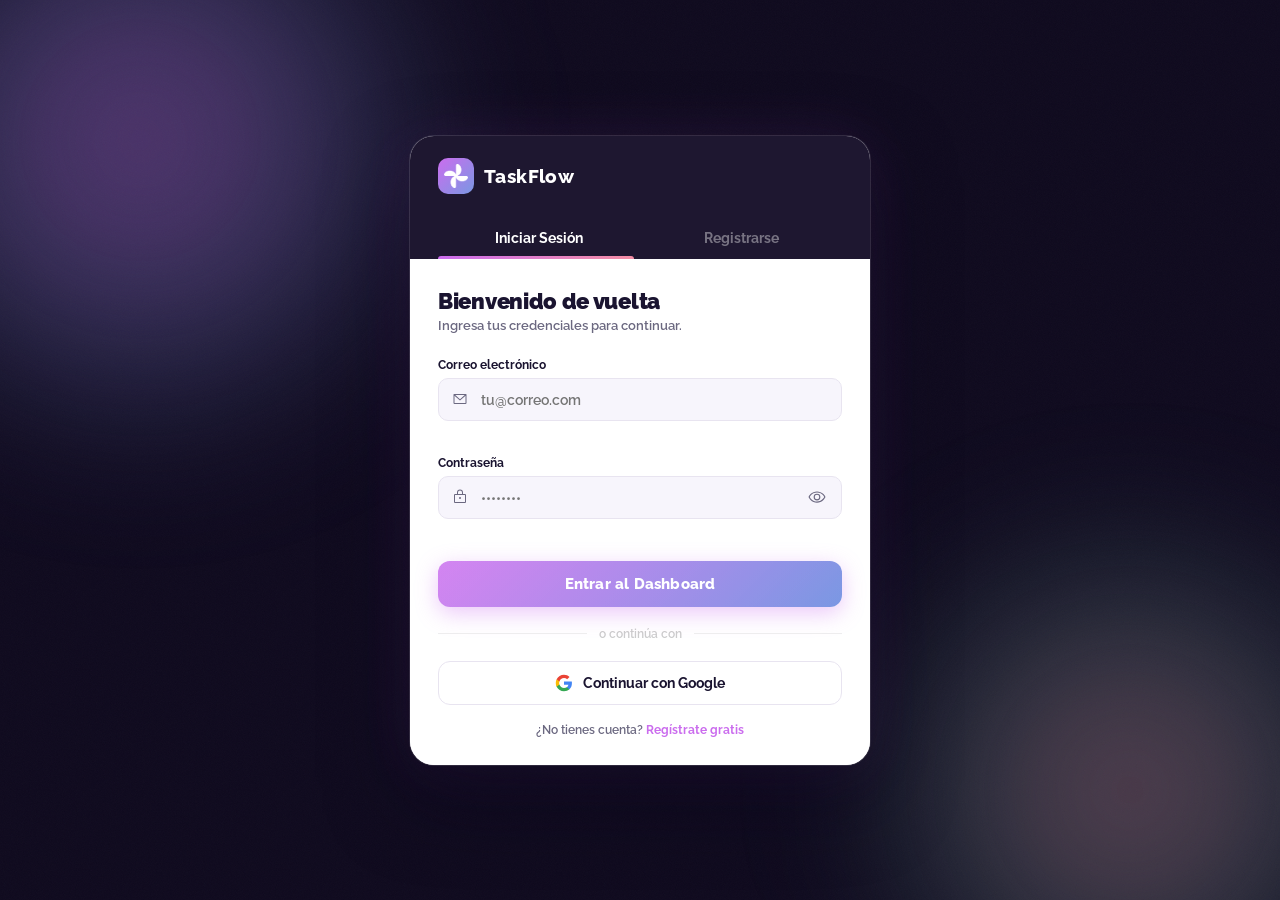
<file: index.html>
<!DOCTYPE html>
<html lang="es">

<head>
  <meta charset="UTF-8" />
  <meta name="viewport" content="width=device-width, initial-scale=1.0" />
  <title>TaskFlow</title>
  <link rel="preconnect" href="https://fonts.googleapis.com" />
  <link rel="preconnect" href="https://fonts.gstatic.com" crossorigin />
  <link href="https://fonts.googleapis.com/css2?family=Raleway:wght@300;400;500;600;700;800&display=swap"
    rel="stylesheet" />
  <link rel="stylesheet" href="https://cdnjs.cloudflare.com/ajax/libs/font-awesome/6.5.0/css/all.min.css" />
  <link rel="stylesheet" href="styles.css" />
</head>

<body>

  <!-- SIDEBAR -->
  <aside class="sidebar" id="sidebar">
    <div class="sidebar-logo">
      <div class="logo-icon">
        <img src="img/Vector_Logo_Blanco.png" alt="TaskFlow Logo" class="logo-image" style="width:24px;height:24px;" />
      </div>
      <span class="logo-text">TaskFlow</span>
    </div>

    <nav class="sidebar-nav">
      <a href="#" class="nav-item active" data-view="board" title="Inicio">
        <div class="nav-icon">
          <svg xmlns="http://www.w3.org/2000/svg" viewBox="0 0 256 256" width="24" height="24">
            <path
              d="M219.31,108.68l-80-80a16,16,0,0,0-22.62,0l-80,80A15.87,15.87,0,0,0,32,120v96a8,8,0,0,0,8,8h64a8,8,0,0,0,8-8V160h32v56a8,8,0,0,0,8,8h64a8,8,0,0,0,8-8V120A15.87,15.87,0,0,0,219.31,108.68ZM208,208H160V152a8,8,0,0,0-8-8H104a8,8,0,0,0-8,8v56H48V120l80-80,80,80Z" />
          </svg>
        </div>
        <span>Inicio</span>
      </a>

      <a href="#" class="nav-item" data-view="projects" title="Proyectos">
        <div class="nav-icon">
          <svg xmlns="http://www.w3.org/2000/svg" viewBox="0 0 256 256" width="24" height="24">
            <path
              d="M168,152a8,8,0,0,1-8,8H96a8,8,0,0,1,0-16h64A8,8,0,0,1,168,152Zm-8-40H96a8,8,0,0,0,0,16h64a8,8,0,0,0,0-16Zm56-64V216a16,16,0,0,1-16,16H56a16,16,0,0,1-16-16V48A16,16,0,0,1,56,32H92.26a47.92,47.92,0,0,1,71.48,0H200A16,16,0,0,1,216,48ZM96,64h64a32,32,0,0,0-64,0ZM200,48H173.25A47.93,47.93,0,0,1,176,64v8a8,8,0,0,1-8,8H88a8,8,0,0,1-8-8V64a47.93,47.93,0,0,1,2.75-16H56V216H200Z" />
          </svg>
        </div>
        <span>Proyectos</span>
      </a>

      <a href="#" class="nav-item" data-view="tasks" title="Tareas">
        <div class="nav-icon">
          <svg xmlns="http://www.w3.org/2000/svg" viewBox="0 0 256 256" width="24" height="24">
            <path
              d="M216,48H40a8,8,0,0,0-8,8V208a16,16,0,0,0,16,16H88a16,16,0,0,0,16-16V160h48v16a16,16,0,0,0,16,16h40a16,16,0,0,0,16-16V56A8,8,0,0,0,216,48ZM88,208H48V128H88Zm0-96H48V64H88Zm64,32H104V64h48Zm56,32H168V128h40Zm0-64H168V64h40Z" />
          </svg>
        </div>
        <span>Tareas</span>
      </a>

      <a href="#" class="nav-item" data-view="progress" title="Progreso">
        <div class="nav-icon">
          <svg xmlns="http://www.w3.org/2000/svg" viewBox="0 0 256 256" width="24" height="24">
            <path
              d="M238.64,33.36a32,32,0,0,0-45.26,0h0a32,32,0,0,0,0,45.26c.29.29.6.57.9.85l-26.63,49.46a32.19,32.19,0,0,0-23.9,3.5l-20.18-20.18a32,32,0,0,0-50.2-38.89h0a32,32,0,0,0,0,45.26c.29.29.59.57.89.85L47.63,168.94a32,32,0,0,0-30.27,8.44h0a32,32,0,1,0,45.26,0c-.29-.29-.6-.57-.9-.85l26.63-49.46A32.4,32.4,0,0,0,96,128a32,32,0,0,0,16.25-4.41l20.18,20.18a32,32,0,1,0,50.2-6.38c-.29-.29-.59-.57-.89-.85l26.63-49.46A32.33,32.33,0,0,0,216,88a32,32,0,0,0,22.63-54.62Z" />
          </svg>
        </div>
        <span>Progreso</span>
      </a>

      <a href="#" class="nav-item notif-nav-item" data-view="notifications" data-mobile-close="true"
        title="Notificaciones">
        <div class="nav-icon">
          <svg xmlns="http://www.w3.org/2000/svg" viewBox="0 0 256 256" width="24" height="24">
            <path
              d="M168,224a8,8,0,0,1-8,8H96a8,8,0,1,1,0-16h64A8,8,0,0,1,168,224Zm53.85-32A15.8,15.8,0,0,1,208,200H48a16,16,0,0,1-13.8-24.06C39.75,166.38,48,139.34,48,104a80,80,0,1,1,160,0c0,35.33,8.26,62.38,13.81,71.94A15.89,15.89,0,0,1,221.84,192ZM208,184c-7.73-13.27-16-43.95-16-80a64,64,0,1,0-128,0c0,36.06-8.28,66.74-16,80Z" />
          </svg>
        </div>
        <div class="notif-label-wrap">
          <span>Notificaciones</span>
          <span class="notif-badge hidden" id="notifBadge">0</span>
        </div>
      </a>
    </nav>

    <div class="sidebar-footer">
      <button class="sidebar-toggle-btn" id="sidebarToggle" title="Colapsar">
        <i class="fa-solid fa-angle-left"></i>
      </button>
    </div>
  </aside>

  <!-- MAIN WRAPPER -->
  <div class="main-wrapper" id="mainWrapper">

    <!-- TOP BAR -->
    <header class="topbar">
      <div class="topbar-left">
        <button class="mobile-menu-btn" id="mobileMenuBtn">
          <i class="fa-solid fa-bars"></i>
        </button>

        <div class="topbar-project-selector" id="projectSelector">
          <span id="currentProjectName">Todos los proyectos</span>
          <i class="fa-solid fa-angle-down" id="selectorArrow"></i>
          <div class="project-dropdown" id="projectDropdown"></div>
        </div>
      </div>

      <div class="topbar-right">
        <button class="topbar-btn" title="Equipo">
          <svg xmlns="http://www.w3.org/2000/svg" viewBox="0 0 256 256" width="22" height="22" fill="#fff">
            <path
              d="M164.38,181.1a52,52,0,1,0-72.76,0,75.89,75.89,0,0,0-30,28.89,12,12,0,0,0,20.78,12,53,53,0,0,1,91.22,0,12,12,0,1,0,20.78-12A75.89,75.89,0,0,0,164.38,181.1ZM100,144a28,28,0,1,1,28,28A28,28,0,0,1,100,144Zm147.21,9.59a12,12,0,0,1-16.81-2.39c-8.33-11.09-19.85-19.59-29.33-21.64a12,12,0,0,1-1.82-22.91,20,20,0,1,0-24.78-28.3,12,12,0,1,1-21-11.6,44,44,0,1,1,73.28,48.35,92.18,92.18,0,0,1,22.85,21.69A12,12,0,0,1,247.21,153.59Zm-192.28-24c-9.48,2.05-21,10.55-29.33,21.65A12,12,0,0,1,6.41,136.79,92.37,92.37,0,0,1,29.26,115.1a44,44,0,1,1,73.28-48.35,12,12,0,1,1-21,11.6,20,20,0,1,0-24.78,28.3,12,12,0,0,1-1.82,22.91Z" />
          </svg>
        </button>

        <button class="topbar-btn" title="Ajustes">
          <svg xmlns="http://www.w3.org/2000/svg" viewBox="0 0 256 256" width="22" height="22" fill="#fff">
            <path
              d="M128,80a48,48,0,1,0,48,48A48.05,48.05,0,0,0,128,80Zm0,80a32,32,0,1,1,32-32A32,32,0,0,1,128,160Zm109.94-52.79a8,8,0,0,0-3.89-5.4l-29.83-17-.12-33.62a8,8,0,0,0-2.83-6.08,111.91,111.91,0,0,0-36.72-20.67,8,8,0,0,0-6.46.59L128,41.85,97.88,25a8,8,0,0,0-6.47-.6A112.1,112.1,0,0,0,54.73,45.15a8,8,0,0,0-2.83,6.07l-.15,33.65-29.83,17a8,8,0,0,0-3.89,5.4,106.47,106.47,0,0,0,0,41.56,8,8,0,0,0,3.89,5.4l29.83,17,.12,33.62a8,8,0,0,0,2.83,6.08,111.91,111.91,0,0,0,36.72,20.67,8,8,0,0,0,6.46-.59L128,214.15,158.12,231a7.91,7.91,0,0,0,3.9,1,8.09,8.09,0,0,0,2.57-.42,112.1,112.1,0,0,0,36.68-20.73,8,8,0,0,0,2.83-6.07l.15-33.65,29.83-17a8,8,0,0,0,3.89-5.4A106.47,106.47,0,0,0,237.94,107.21Z" />
          </svg>
        </button>

        <!-- ============================================
             BOTÓN USUARIO — se adapta según sesión
             ============================================ -->
        <div class="user-menu-wrap" id="userMenuWrap" style="position:relative;">

          <!-- Estado SIN sesión: botón "Iniciar sesión" -->
          <button class="topbar-btn user-login-btn" id="btnIrLogin"
            style="display:none; gap:7px; padding:0 14px; width:auto; font-family:Raleway,sans-serif; font-size:0.82rem; font-weight:700; color:#fff; white-space:nowrap;">
            <svg xmlns="http://www.w3.org/2000/svg" viewBox="0 0 256 256" width="18" height="18" fill="#fff">
              <path
                d="M141.66,133.66l-40,40a8,8,0,0,1-11.32-11.32L116.69,136H24a8,8,0,0,1,0-16h92.69L90.34,93.66a8,8,0,0,1,11.32-11.32l40,40A8,8,0,0,1,141.66,133.66ZM200,32H136a8,8,0,0,0,0,16h56V208H136a8,8,0,0,0,0,16h64a16,16,0,0,0,16-16V48A16,16,0,0,0,200,32Z" />
            </svg>
            Iniciar sesión
          </button>

          <!-- Estado CON sesión: avatar + nombre -->
          <button class="topbar-btn avatar-btn" id="btnUserMenu"
            style="display:none; gap:8px; padding:0 12px; width:auto; font-family:Raleway,sans-serif;">
            <!-- Iniciales del usuario -->
            <span id="userInitials"
              style="width:26px;height:26px;border-radius:50%;background:#CB6DEE;
              color:#fff;font-size:0.68rem;font-weight:800;display:flex;align-items:center;justify-content:center;flex-shrink:0;">
            </span>
            <span id="userShortName" style="font-size:0.82rem;font-weight:700;color:#fff;white-space:nowrap;max-width:110px;
              overflow:hidden;text-overflow:ellipsis;">
            </span>
            <i class="fa-solid fa-angle-down" id="userMenuArrow"
              style="font-size:0.7rem;color:rgba(255,255,255,0.6);transition:transform 0.2s;"></i>
          </button>

          <!-- DROPDOWN DE USUARIO -->
          <div id="userDropdown" class="user-dropdown" style="display:none;position:absolute;top:calc(100% + 10px);right:0;
            border-radius:14px;min-width:210px;padding:6px;z-index:999;
            animation:dropdownIn 0.18s cubic-bezier(.4,0,.2,1);">

            <!-- Info del usuario -->
            <div style="padding:12px 14px 10px;border-bottom:1px solid rgba(0,0,0,0.08);margin-bottom:4px;">
              <div id="ddAvatar" style="width:40px;height:40px;border-radius:50%;
                background:linear-gradient(135deg,#CB6DEE,#7AB7E3);
                display:flex;align-items:center;justify-content:center;
                font-size:0.9rem;font-weight:800;color:#fff;margin-bottom:10px;">
              </div>
              <div id="ddName" style="font-family:Raleway,sans-serif;font-weight:800;font-size:0.92rem;color:var(--text-primary);
                line-height:1.2;margin-bottom:3px;"></div>
              <div id="ddEmail" style="font-family:Raleway,sans-serif;font-size:0.72rem;color:rgba(26,20,48,0.65);
                margin-bottom:4px;"></div>
              <span id="ddRol" style="display:inline-block;font-family:Raleway,sans-serif;font-size:0.68rem;font-weight:700;
                padding:2px 8px;border-radius:20px;
                background:rgba(203,109,238,0.2);color:#CB6DEE;"></span>
            </div>

            <!-- Acción: cerrar sesión -->
            <button id="btnCerrarSesion" style="width:100%;text-align:left;background:none;border:none;
              padding:9px 14px;font-family:Raleway,sans-serif;font-size:0.84rem;
              color:var(--text-primary);font-weight:700;cursor:pointer;border-radius:9px;
              transition:background 0.15s;display:flex;align-items:center;gap:9px;">
              <i class="fa-solid fa-right-from-bracket"></i>
              Cerrar sesión
            </button>
          </div>
        </div>
        <!-- fin user-menu-wrap -->

      </div>
    </header>

    <!-- MAIN CONTENT -->
    <main class="main-content">



      <!-- BOARD VIEW -->
      <div class="view active" id="view-board">
        <div class="home-layout">

          <!-- Kanban (izquierda) -->
          <div class="home-left">
            <div class="board-header">

              <div class="board-header-left">
                <h1 class="board-title" id="boardTitle">Tablero</h1>
                <span class="task-count" id="taskCount">0 tareas</span>
              </div>

              <button class="btn-primary" id="openModalBtn">
                <svg xmlns="http://www.w3.org/2000/svg" width="16" height="16" fill="#ffffff" viewBox="0 0 256 256">
                  <path
                    d="M224,128a8,8,0,0,1-8,8H136v80a8,8,0,0,1-16,0V136H40a8,8,0,0,1,0-16h80V40a8,8,0,0,1,16,0v80h80A8,8,0,0,1,224,128Z" />
                </svg>
                Nueva Tarea
              </button>

            </div>

            <!-- Panel notif mobile: solo visible en ≤640px, aquí dentro del flujo -->
            <div class="home-notif-inline-mobile" id="homeNotifInlineMobile">
              <div class="notif-mobile-summary" id="notifMobileSummary2">
                <i class="fa-solid fa-bell"></i>
                <span id="notifSummaryText2">Sin notificaciones</span>
                <i class="fa-solid fa-angle-down" id="notifSummaryArrow2"></i>
              </div>
              <div class="home-notif-body home-notif-body-inline" id="homeNotifListInline">
                <p class="home-notif-empty">Aún no hay notificaciones que mostrar</p>
              </div>
            </div>

            <div class="kanban-board" id="kanbanBoard">
              <div class="kanban-column" data-status="pendiente" id="col-pendiente">
                <div class="column-header">
                  <div class="column-title-wrap">
                    <span class="column-dot dot-pending"></span>
                    <h2 class="column-title">Pendiente</h2>
                    <span class="column-count" id="count-pendiente">0</span>
                  </div>
                </div>
                <div class="column-body" id="tasks-pendiente" ondragover="onDragOver(event)"
                  ondrop="onDrop(event,'pendiente')" ondragleave="onDragLeave(event)">
                  <div class="empty-state" id="empty-pendiente"><i class="fa-regular fa-file"></i>
                    <p>Sin tareas pendientes</p>
                  </div>
                </div>
              </div>
              <div class="kanban-column" data-status="en-curso" id="col-en-curso">
                <div class="column-header">
                  <div class="column-title-wrap">
                    <span class="column-dot dot-inprogress"></span>
                    <h2 class="column-title">En Curso</h2>
                    <span class="column-count" id="count-en-curso">0</span>
                  </div>
                </div>
                <div class="column-body" id="tasks-en-curso" ondragover="onDragOver(event)"
                  ondrop="onDrop(event,'en-curso')" ondragleave="onDragLeave(event)">
                  <div class="empty-state" id="empty-en-curso"><i class="fa-regular fa-file"></i>
                    <p>Sin tareas en curso</p>
                  </div>
                </div>
              </div>
              <div class="kanban-column" data-status="listo" id="col-listo">
                <div class="column-header">
                  <div class="column-title-wrap">
                    <span class="column-dot dot-done"></span>
                    <h2 class="column-title">Listo</h2>
                    <span class="column-count" id="count-listo">0</span>
                  </div>
                </div>
                <div class="column-body" id="tasks-listo" ondragover="onDragOver(event)" ondrop="onDrop(event,'listo')"
                  ondragleave="onDragLeave(event)">
                  <div class="empty-state" id="empty-listo"><i class="fa-regular fa-file"></i>
                    <p>Sin tareas completadas</p>
                  </div>
                </div>
              </div>
            </div>
          </div>

          <!-- Notificaciones (derecha) -->
          <div class="home-notif-panel collapsed-mobile" id="homeNotifPanel">
            <div class="home-notif-header" id="toggleNotifPanel">
              <svg xmlns="http://www.w3.org/2000/svg" viewBox="0 0 256 256" width="16" height="16" fill="currentColor">
                <path
                  d="M168,224a8,8,0,0,1-8,8H96a8,8,0,1,1,0-16h64A8,8,0,0,1,168,224Zm53.85-32A15.8,15.8,0,0,1,208,200H48a16,16,0,0,1-13.8-24.06C39.75,166.38,48,139.34,48,104a80,80,0,1,1,160,0c0,35.33,8.26,62.38,13.81,71.94A15.89,15.89,0,0,1,221.84,192ZM208,184c-7.73-13.27-16-43.95-16-80a64,64,0,1,0-128,0c0,36.06-8.28,66.74-16,80Z" />
              </svg>
              <span>Últimas notificaciones</span>
              <a href="#" class="home-notif-link" id="verNotifBtn">Ver todas</a>
            </div>
            <div class="notif-mobile-summary" id="notifMobileSummary">
              <i class="fa-solid fa-bell"></i>
              <span id="notifSummaryText">Sin notificaciones</span>
              <i class="fa-solid fa-angle-up" id="notifSummaryArrow"></i>
            </div>
            <div class="home-notif-body" id="homeNotifList">
              <p class="home-notif-empty">Aún no hay notificaciones que mostrar</p>
            </div>
          </div>

        </div>
      </div>

      <!-- PROJECTS VIEW -->
      <div class="view" id="view-projects">
        <div class="board-header">
          <div class="board-header-left">
            <h1 class="board-title">Proyectos</h1>
          </div>
          <button class="btn-primary" id="openProjectModalBtn">
            <svg xmlns="http://www.w3.org/2000/svg" width="16" height="16" fill="#ffffff" viewBox="0 0 256 256">
              <path
                d="M224,128a8,8,0,0,1-8,8H136v80a8,8,0,0,1-16,0V136H40a8,8,0,0,1,0-16h80V40a8,8,0,0,1,16,0v80h80A8,8,0,0,1,224,128Z" />
            </svg>
            Nuevo Proyecto
          </button>
        </div>
        <div class="projects-grid" id="projectsGrid">
          <div class="no-projects-msg" id="noProjectsMsg">
            <i class="fa-solid fa-folder-open"></i>
            <p>No hay proyectos aún. ¡Crea el primero!</p>
          </div>
        </div>
      </div>

      <!-- TASKS VIEW -->
      <div class="view" id="view-tasks">
        <div class="board-header">
          <div class="board-header-left">
            <h1 class="board-title">Todas las Tareas</h1>
          </div>
          <button class="btn-primary" id="openModalBtnTasks">
            <svg xmlns="http://www.w3.org/2000/svg" width="16" height="16" fill="#ffffff" viewBox="0 0 256 256">
              <path
                d="M224,128a8,8,0,0,1-8,8H136v80a8,8,0,0,1-16,0V136H40a8,8,0,0,1,0-16h80V40a8,8,0,0,1,16,0v80h80A8,8,0,0,1,224,128Z" />
            </svg>
            Nueva Tarea
          </button>
        </div>
        <div class="tasks-list-view" id="allTasksList">
          <div class="no-tasks-msg"><i class="fa-solid fa-list-check"></i>
            <p>No hay tareas todavía.</p>
          </div>
        </div>
      </div>

      <!-- PROGRESS VIEW -->
      <div class="view" id="view-progress">
        <div class="board-header">
          <div class="board-header-left">
            <h1 class="board-title">Progreso del Proyecto</h1>
          </div>
        </div>
        <div class="progress-view" id="progressView"></div>
      </div>

      <!-- NOTIFICATIONS VIEW -->
      <div class="view" id="view-notifications">
        <div class="board-header">
          <div class="board-header-left">
            <h1 class="board-title">Notificaciones</h1>
          </div>
          <button class="btn-secondary" id="clearNotifBtn">Limpiar todo</button>
        </div>
        <div class="notifications-list" id="notificationsList">
          <div class="no-notif-msg"><i class="fa-solid fa-bell-slash"></i>
            <p>Sin notificaciones nuevas.</p>
          </div>
        </div>
      </div>

    </main>
  </div>

  <!-- OVERLAY -->
  <div class="overlay" id="overlay"></div>

  <!-- TASK MODAL -->
  <div class="modal" id="taskModal" role="dialog" aria-modal="true" aria-labelledby="modalTitle">
    <div class="modal-content">
      <div class="modal-header">
        <h2 class="modal-title" id="modalTitle">Nueva Tarea</h2>
        <button class="modal-close" id="closeModalBtn" aria-label="Cerrar"><i
            class="fa-solid fa-circle-xmark"></i></button>
      </div>
      <form class="modal-form" id="taskForm" novalidate>
        <div class="form-group">
          <label for="taskTitle">Título <span class="required">*</span></label>
          <input type="text" id="taskTitle" placeholder="Título de la tarea..." maxlength="80" />
          <span class="field-error" id="titleError"></span>
        </div>
        <div class="form-group">
          <label for="taskDesc">Descripción</label>
          <textarea id="taskDesc" rows="3" placeholder="Descripción opcional..."></textarea>
        </div>
        <div class="form-row">
          <div class="form-group">
            <label for="taskAssignee">Asignado a</label>
            <input type="text" id="taskAssignee" placeholder="Nombre del responsable..." />
          </div>
          <div class="form-group">
            <label for="taskStatus">Estado</label>
            <select id="taskStatus"></select>
          </div>
        </div>
        <div class="form-row">
          <div class="form-group">
            <label for="taskPriority">Prioridad</label>
            <select id="taskPriority">
              <option value="alta">🔴 Alta</option>
              <option value="media" selected>🟡 Media</option>
              <option value="baja">🟢 Baja</option>
            </select>
          </div>
          <div class="form-group">
            <label for="taskProject">Proyecto</label>
            <select id="taskProject">
              <option value="">Sin proyecto</option>
            </select>
          </div>
        </div>
        <input type="hidden" id="editingTaskId" value="" />
        <div class="modal-footer">
          <button type="button" class="btn-secondary" id="cancelModalBtn">Cancelar</button>
          <button type="submit" class="btn-primary" id="saveTaskBtn">Guardar Tarea</button>
        </div>
      </form>
    </div>
  </div>

  <!-- PROJECT MODAL -->
  <div class="modal" id="projectModal" role="dialog" aria-modal="true">
    <div class="modal-content modal-content--wizard">
      <div class="modal-header">
        <h2 class="modal-title">
          <svg xmlns="http://www.w3.org/2000/svg" viewBox="0 0 256 256" width="18" height="18"
            style="vertical-align:middle;margin-right:6px;" fill="currentColor">
            <path
              d="M168,152a8,8,0,0,1-8,8H96a8,8,0,0,1,0-16h64A8,8,0,0,1,168,152Zm-8-40H96a8,8,0,0,0,0,16h64a8,8,0,0,0,0-16Zm56-64V216a16,16,0,0,1-16,16H56a16,16,0,0,1-16-16V48A16,16,0,0,1,56,32H92.26a47.92,47.92,0,0,1,71.48,0H200A16,16,0,0,1,216,48ZM96,64h64a32,32,0,0,0-64,0ZM200,48H173.25A47.93,47.93,0,0,1,176,64v8a8,8,0,0,1-8,8H88a8,8,0,0,1-8-8V64a47.93,47.93,0,0,1,2.75-16H56V216H200Z" />
          </svg>
          Nuevo proyecto
        </h2>
        <button class="modal-close" id="closeProjectModalBtn" aria-label="Cerrar"><i
            class="fa-solid fa-circle-xmark"></i></button>
      </div>
      <div class="wizard-layout">
        <div class="wizard-stepper">
          <div class="wizard-step active" data-step="1">
            <div class="step-circle">1</div><span class="step-label">Datos generales</span>
          </div>
          <div class="wizard-step-line"></div>
          <div class="wizard-step" data-step="2">
            <div class="step-circle">2</div><span class="step-label">Estructura</span>
          </div>
          <div class="wizard-step-line"></div>
          <div class="wizard-step" data-step="3">
            <div class="step-circle">3</div><span class="step-label">Confirmar plantilla</span>
          </div>
        </div>
        <div class="wizard-panel active" id="wizardStep1">
          <div class="form-group">
            <label for="projectName">Nombre del proyecto <span class="required">*</span></label>
            <input type="text" id="projectName" placeholder="Ej. TaskFlow, Rediseño web..." maxlength="50" />
            <span class="field-error" id="projectNameError"></span>
          </div>
          <div class="form-group">
            <label for="projectClient">Cliente</label>
            <input type="text" id="projectClient" placeholder="Ej. DOSTOYEWSKI INC." maxlength="60" />
          </div>
          <div class="form-group">
            <label for="projectDesc">Descripción</label>
            <textarea id="projectDesc" rows="2" placeholder="¿De qué trata este proyecto?"></textarea>
          </div>
          <div class="form-row">
            <div class="form-group">
              <label for="projectStartDate">Fecha de inicio</label>
              <input type="date" id="projectStartDate" />
            </div>
            <div class="form-group">
              <label>Trabajaré</label>
              <div class="radio-group">
                <label class="radio-option">
                  <input type="radio" name="workMode" value="equipo" id="modeEquipo" checked />
                  <span class="radio-dot active-dot"></span>En equipo
                </label>
                <label class="radio-option">
                  <input type="radio" name="workMode" value="cuenta" id="modeCuenta" />
                  <span class="radio-dot"></span>Por mi cuenta
                </label>
              </div>
            </div>
          </div>
          <div class="form-group" id="membersGroup">
            <label>Añadir miembros al proyecto</label>
            <div class="members-input-row">
              <button type="button" class="member-add-btn" id="memberAddBtn" title="Añadir miembro"><i
                  class="fa-solid fa-plus"></i></button>
              <div class="members-chips" id="membersChips"></div>
              <input type="text" id="memberInput" placeholder="Nombre del miembro..." style="flex:1;min-width:120px;" />
            </div>
          </div>
          <div class="form-group">
            <label>Color del proyecto</label>
            <div class="color-picker-row" id="colorPickerRow">
              <button type="button" class="color-swatch active" data-color="#CB6DEE"
                style="background:#CB6DEE"></button>
              <button type="button" class="color-swatch" data-color="#7AB7E3" style="background:#7AB7E3"></button>
              <button type="button" class="color-swatch" data-color="#72DCC3" style="background:#72DCC3"></button>
              <button type="button" class="color-swatch" data-color="#F58EA5" style="background:#F58EA5"></button>
              <button type="button" class="color-swatch" data-color="#FFE285" style="background:#FFE285"></button>
              <button type="button" class="color-swatch" data-color="#B9DFA4" style="background:#B9DFA4"></button>
            </div>
            <input type="hidden" id="projectColor" value="#CB6DEE" />
          </div>
          <div class="modal-footer">
            <button type="button" class="btn-secondary" id="cancelProjectModalBtn">Cancelar</button>
            <button type="button" class="btn-primary" id="wizardNext1">Siguiente</button>
          </div>
        </div>
        <div class="wizard-panel" id="wizardStep2">
          <p class="wizard-question">¿Cómo se estructura tu entrega?</p>
          <div class="structure-options">
            <button type="button" class="structure-option" data-structure="small">
              <svg xmlns="http://www.w3.org/2000/svg" viewBox="0 0 256 256" width="52" height="52" fill="#CB6DEE">
                <path
                  d="M213.66,82.34l-56-56A8,8,0,0,0,152,24H56A16,16,0,0,0,40,40V216a16,16,0,0,0,16,16H200a16,16,0,0,0,16-16V88A8,8,0,0,0,213.66,82.34ZM160,51.31,188.69,80H160ZM200,216H56V40h88V88a8,8,0,0,0,8,8h48V216Zm-40-64a8,8,0,0,1-8,8H104a8,8,0,0,1,0-16h48A8,8,0,0,1,160,152Z" />
              </svg>
              <span>Proyecto pequeño / Entrega única</span>
            </button>
            <button type="button" class="structure-option" data-structure="large">
              <svg xmlns="http://www.w3.org/2000/svg" viewBox="0 0 256 256" width="52" height="52" fill="#CB6DEE">
                <path
                  d="M213.66,66.34l-40-40A8,8,0,0,0,168,24H88A16,16,0,0,0,72,40V56H56A16,16,0,0,0,40,72V216a16,16,0,0,0,16,16H168a16,16,0,0,0,16-16V200h16a16,16,0,0,0,16-16V72A8,8,0,0,0,213.66,66.34ZM168,216H56V72h76.69L168,107.31ZM200,184H184V104a8,8,0,0,0-2.34-5.66l-40-40A8,8,0,0,0,136,56H88V40h76.69Z" />
              </svg>
              <span>Proyecto complejo / Múltiples etapas</span>
            </button>
          </div>
          <button type="button" class="structure-option structure-option--manual" data-structure="manual">
            <svg xmlns="http://www.w3.org/2000/svg" viewBox="0 0 256 256" width="24" height="24" fill="#CB6DEE">
              <path
                d="M201.54,54.46A104,104,0,0,0,54.46,201.54,104,104,0,0,0,201.54,54.46ZM88,192a16,16,0,0,1,32,0v23.59a88,88,0,0,1-32-9.22Zm48,0a16,16,0,0,1,32,0v14.37a88,88,0,0,1-32,9.22Zm-28.73-56h41.46l11.58,25.1A31.93,31.93,0,0,0,128,170.87a31.93,31.93,0,0,0-32.31-9.77Zm7.39-16L128,91.09,141.34,120Zm75.56,70.23c-2,2-4.08,3.87-6.22,5.64V176a7.91,7.91,0,0,0-.74-3.35l-48-104a8,8,0,0,0-14.52,0l-48,104A7.91,7.91,0,0,0,72,176v19.87c-2.14-1.77-4.22-3.64-6.22-5.64a88,88,0,1,1,124.44,0Z" />
            </svg>
            Configurar manualmente
          </button>
          <div class="modal-footer">
            <button type="button" class="btn-secondary" id="wizardBack1">Atrás</button>
          </div>
        </div>
        <div class="wizard-panel" id="wizardStep3">
          <p class="wizard-question" id="templatePreviewLabel">Vista previa de plantilla sugerida</p>
          <div class="template-preview" id="templatePreview"></div>
          <div class="manual-columns-builder" id="manualBuilder" style="display:none">
            <div class="manual-cols-row" id="manualColsRow">
              <button type="button" class="add-col-btn" id="addColBtn">
                <span>Añadir columna</span>
                <span class="add-col-plus"><i class="fa-solid fa-plus"></i></span>
              </button>
            </div>
          </div>
          <div class="modal-footer">
            <button type="button" class="btn-secondary" id="wizardBack2">Atrás</button>
            <button type="button" class="btn-primary" id="wizardConfirm">Confirmar</button>
          </div>
        </div>
      </div>
    </div>
  </div>

  <!-- ADD COLUMN MODAL -->
  <div class="modal" id="addColumnModal" role="dialog" aria-modal="true">
    <div class="modal-content modal-content--sm">
      <div class="modal-header">
        <h2 class="modal-title">Nueva columna</h2>
        <button class="modal-close" id="closeAddColModal" aria-label="Cerrar"><i
            class="fa-solid fa-circle-xmark"></i></button>
      </div>
      <div class="modal-form">
        <div class="form-group">
          <label for="colName">Nombre de columna</label>
          <input type="text" id="colName" placeholder="Ej. Hecho, En revisión..." maxlength="30" />
          <span class="field-error" id="colNameError"></span>
        </div>
        <div class="form-row">
          <div class="form-group">
            <label>Color</label>
            <div class="col-color-select" id="colColorSelect">
              <button type="button" class="col-color-btn active" data-color="#F3CCFF" data-label="Morado"
                style="background:#F3CCFF">
                <span>Morado</span><i class="fa-solid fa-angle-down"></i>
              </button>
              <div class="col-color-dropdown" id="colColorDropdown" style="display:none">
                <div class="col-color-opt active" data-color="#F3CCFF">Morado</div>
                <div class="col-color-opt" data-color="#F9C8D0">Rosa</div>
                <div class="col-color-opt" data-color="#FFF0B0">Amarillo</div>
                <div class="col-color-opt" data-color="#C8EFC0">Verde</div>
                <div class="col-color-opt" data-color="#C0DEFF">Azul</div>
                <div class="col-color-opt" data-color="#C0F5EC">Teal</div>
              </div>
            </div>
          </div>
          <div class="form-group">
            <label for="colOrder">Orden de tareas</label>
            <select id="colOrder">
              <option value="fecha">Fecha de entrega</option>
              <option value="prioridad">Prioridad</option>
              <option value="nombre">Nombre</option>
            </select>
          </div>
        </div>
        <div class="modal-footer">
          <button type="button" class="btn-secondary" id="cancelAddCol">Cancelar</button>
          <button type="button" class="btn-primary" id="acceptAddCol">Aceptar</button>
        </div>
      </div>
    </div>
  </div>

  <!-- TASK DETAIL MODAL -->
  <div class="modal" id="taskDetailModal" role="dialog" aria-modal="true">
    <div class="modal-content modal-content--detail">
      <div class="modal-header">
        <h2 class="modal-title" id="detailTaskTitle">Detalle de Tarea</h2>
        <div class="modal-header-actions">
          <button class="icon-btn" id="editTaskBtn" title="Editar"><i class="fa-solid fa-pen"></i></button>
          <button class="modal-close" id="closeDetailModalBtn" aria-label="Cerrar"><i
              class="fa-solid fa-circle-xmark"></i></button>
        </div>
      </div>
      <div class="task-detail-body" id="taskDetailBody"></div>
    </div>
  </div>

  <!-- TOAST -->
  <div class="toast-container" id="toastContainer"></div>

  <script src="functions.js"></script>
</body>

</html>
</file>
<file: styles.css>
/* ==============================
   TASKFLOW — styles.css
   ============================== */

/* ---- RESET & BASE ---- */
*, *::before, *::after { box-sizing: border-box; margin: 0; padding: 0; }

:root {
  --white:   #FFFFFF;
  --bg:      #F0EFF5;
  --card:    #FFFFFF;
  --ededed:  #EDEDED;
  --purple:  #CB6DEE;
  --purple-dark: #b258d6;
  --pink:    #F58EA5;
  --yellow:  #FFE285;
  --green:   #B9DFA4;
  --teal:    #72DCC3;
  --blue:    #7AB7E3;
  --sidebar-bg: linear-gradient(180deg, #c975ff 0%, #8cc2ff 100%);
  --sidebar-text: rgba(255,255,255,0.92);
  --sidebar-active: #ffffff;
  --topbar-bg: linear-gradient(90deg, #c975ff 0%, #8cc2ff 100%);
  --text-primary: #1A1430;
  --text-secondary: #6B6880;
  --border: rgba(0,0,0,0.07);
  --shadow: 0 2px 16px rgba(30,23,48,0.10);
  --shadow-card: 0 2px 8px rgba(30,23,48,0.08);
  --radius: 14px;
  --radius-sm: 8px;
  --radius-lg: 20px;
  --sidebar-w: 220px;
  --topbar-h: 60px;
  --transition: 0.22s cubic-bezier(.4,0,.2,1);
}

html { font-size: 15px; }

body {
  font-family: 'Raleway', sans-serif;
  background: var(--bg);
  color: var(--text-primary);
  min-height: 100vh;
  display: flex;
  overflow-x: hidden;
}

/* ==============================
   SIDEBAR
   ============================== */
.sidebar {
  width: var(--sidebar-w);
  background: var(--sidebar-bg);
  display: flex;
  flex-direction: column;
  position: fixed;
  top: 0; left: 0; bottom: 0;
  z-index: 200;
  transition: width var(--transition), transform var(--transition);
  overflow: hidden;
  box-shadow: 2px 0 24px rgba(30,23,48,0.18);
}

.sidebar.collapsed { width: 68px; }
.sidebar.collapsed .logo-text,
.sidebar.collapsed .nav-item span:not(.notif-badge) { opacity: 0; width: 0; overflow: hidden; }
.sidebar.collapsed .sidebar-logo { justify-content: center; padding-left: 0; padding-right: 0; }
.sidebar.collapsed .sidebar-nav { padding: 16px 0; }
.sidebar.collapsed .nav-item { justify-content: center; padding: 10px 0; }
.sidebar.collapsed .nav-item .nav-icon { margin: 0 auto; }
.sidebar.collapsed .nav-item .notif-badge { position: absolute; top: 10px; right: 12px; margin-left: 0; }
.sidebar.collapsed .sidebar-footer { justify-content: center; }

.sidebar-logo {
  display: flex;
  align-items: center;
  gap: 10px;
  padding: 22px 20px 18px;
  border-bottom: 1px solid rgba(255,255,255,0.06);
}

.logo-icon {
  width: 36px; height: 36px;
  background: linear-gradient(135deg, var(--purple), #7A98E3);
  border-radius: 10px;
  display: flex; align-items: center; justify-content: center;
  flex-shrink: 0;
}

.logo-text {
  font-size: 1.18rem;
  font-weight: 800;
  color: var(--white);
  letter-spacing: 0.5px;
  white-space: nowrap;
  transition: opacity var(--transition), width var(--transition);
}

.sidebar-nav {
  flex: 1;
  display: flex;
  flex-direction: column;
  gap: 2px;
  padding: 16px 10px;
  overflow-y: auto;
  overflow-x: hidden;
}

.sidebar-nav::-webkit-scrollbar { width: 4px; }
.sidebar-nav::-webkit-scrollbar-thumb { background: rgba(255,255,255,0.1); border-radius: 2px; }

.nav-item {
  display: flex;
  align-items: center;
  gap: 12px;
  padding: 10px 12px;
  border-radius: 10px;
  color: var(--sidebar-text);
  text-decoration: none;
  font-size: 0.88rem;
  font-weight: 600;
  transition: background var(--transition), color var(--transition);
  white-space: nowrap;
  position: relative;
}

.nav-item:hover {
  background: rgba(255,255,255,0.07);
  color: var(--white);
}

.nav-item.active {
  background: rgba(203,109,238,0.18);
  color: var(--white);
}

.nav-item.active .nav-icon { background: var(--purple); }
.nav-item.active .nav-icon svg { fill: #ffffff; }

.nav-icon {
  width: 36px; height: 36px;
  border-radius: 10px;
  display: flex; align-items: center; justify-content: center;
  background: rgba(255,255,255,0.06);
  flex-shrink: 0;
  transition: background var(--transition);
}

.nav-icon svg { fill: var(--sidebar-text); transition: fill var(--transition); }
.nav-item:hover .nav-icon svg { fill: #ffffff; }

.notif-label-wrap {
  display: flex;
  align-items: center;
  gap: 8px;
}

.notif-badge {
  background: var(--pink);
  color: #fff;
  font-size: 0.68rem;
  font-weight: 700;
  padding: 2px 6px;
  border-radius: 20px;
  display: inline-flex;
  align-items: center;
  justify-content: center;
  position: static;
}

.sidebar.collapsed .notif-badge {
  position: absolute;
  top: -4px;
  right: -4px;
}


@media (max-width: 900px) and (min-width: 641px) {
  .sidebar .nav-item .notif-badge {
    position: absolute;
    top: -4px;
    right: -4px;
  }
}

@media (max-width: 640px) {
  .sidebar:not(.mobile-open) .nav-item .notif-badge {
    position: absolute;
    top: -4px;
    right: -4px;
  }
}

.sidebar-footer {
  padding: 14px 10px;
  border-top: 1px solid rgba(255,255,255,0.06);
  display: flex;
  justify-content: flex-end;
}

.sidebar-toggle-btn {
  width: 32px; height: 32px;
  border-radius: 8px;
  background: rgba(255,255,255,0.07);
  border: none;
  color: var(--sidebar-text);
  cursor: pointer;
  display: flex; align-items: center; justify-content: center;
  transition: background var(--transition), transform var(--transition);
}

.sidebar-toggle-btn:hover { background: rgba(255,255,255,0.13); color: #fff; }
.sidebar.collapsed .sidebar-toggle-btn { transform: rotate(180deg); }

/* ==============================
   MAIN WRAPPER
   ============================== */
.main-wrapper {
  flex: 1;
  margin-left: var(--sidebar-w);
  display: flex;
  flex-direction: column;
  min-height: 100vh;
  transition: margin-left var(--transition);
}

.main-wrapper.sidebar-collapsed { margin-left: 68px; }

/* ==============================
   TOPBAR
   ============================== */
.topbar {
  height: var(--topbar-h);
  background: var(--topbar-bg);
  display: flex;
  align-items: center;
  justify-content: space-between;
  padding: 0 24px;
  position: sticky;
  top: 0;
  z-index: 100;
  box-shadow: 0 2px 12px rgba(30,23,48,0.18);
}

.topbar-left {
  display: flex;
  align-items: center;
  gap: 14px;
}

.mobile-menu-btn {
  display: none;
  background: none;
  border: none;
  color: #fff;
  font-size: 1.2rem;
  cursor: pointer;
  padding: 6px;
}

/* ==============================
   PROJECT SELECTOR + DROPDOWN
   ============================== */
.topbar-project-selector {
  display: flex;
  align-items: center;
  gap: 8px;
  background: rgba(255,255,255,0.09);
  border: 1px solid rgba(255,255,255,0.13);
  border-radius: 8px;
  padding: 7px 14px;
  cursor: pointer;
  color: #fff;
  font-size: 0.9rem;
  font-weight: 600;
  font-family: 'Raleway', sans-serif;
  transition: background var(--transition);
  position: relative;  /* anchor for dropdown */
  user-select: none;
}

.topbar-project-selector:hover { background: rgba(255,255,255,0.15); }
.topbar-project-selector i { color: rgba(255,255,255,0.6); font-size: 0.8rem; transition: transform var(--transition); }
.topbar-project-selector.open i { transform: rotate(180deg); }

.topbar-btn.avatar-btn {
  background: rgba(255,255,255,0.09);
  border: 1px solid rgba(255,255,255,0.13);
}

.topbar-btn.avatar-btn:hover { background: rgba(255,255,255,0.15); }

/* --- Dropdown panel --- */
.project-dropdown {
  display: none;
  position: absolute;
  top: calc(100% + 8px);
  left: 0;
  min-width: 220px;
  background: #ffffff;
  border: 1px solid rgba(0,0,0,0.08);
  border-radius: 10px;
  box-shadow: 0 8px 32px rgba(10,5,20,0.08);
  z-index: 300;
  overflow: hidden;
  animation: dropdownIn 0.18s cubic-bezier(.4,0,.2,1);
}

.user-dropdown {
  background: #ffffff;
  border: 1px solid rgba(0,0,0,0.08);
  box-shadow: 0 8px 32px rgba(10,5,20,0.08);
  color: var(--text-primary);
}

@keyframes dropdownIn {
  from { opacity: 0; transform: translateY(-6px); }
  to   { opacity: 1; transform: translateY(0); }
}

.topbar-project-selector.open .project-dropdown { display: block; }

.project-dropdown-item {
  display: flex;
  align-items: center;
  gap: 10px;
  padding: 10px 16px;
  font-size: 0.85rem;
  font-weight: 600;
  color: var(--text-primary);
  cursor: pointer;
  transition: background var(--transition), color var(--transition);
  white-space: nowrap;
}

.project-dropdown-item:hover {
  background: rgba(0,0,0,0.03);
  color: var(--text-primary);
}

.project-dropdown-item.active {
  background: rgba(203,109,238,0.18);
  color: #fff;
}

.dropdown-dot {
  width: 8px; height: 8px;
  border-radius: 50%;
  flex-shrink: 0;
}

/* ==============================
   TOPBAR RIGHT
   ============================== */
.topbar-right {
  display: flex;
  align-items: center;
  gap: 6px;
}

.topbar-btn {
  position: relative;
  flex-shrink: 0;
  width: 38px; height: 38px;
  border-radius: 10px;
  background: rgba(255,255,255,0.09);
  border: 1px solid rgba(255,255,255,0.10);
  cursor: pointer;
  display: flex; align-items: center; justify-content: center;
  transition: background var(--transition);
}

.topbar-btn:hover { background: rgba(255,255,255,0.16); }
.avatar-btn { background: linear-gradient(135deg, var(--purple), var(--blue)); }

/* ==============================
   MAIN CONTENT
   ============================== */
.main-content {
  flex: 1;
  padding: 28px 28px 40px;
  overflow-y: auto;
  background: var(--card);
  min-height: calc(100vh - var(--topbar-h));
}

/* ==============================
   VIEWS
   ============================== */
.view { display: none; }
.view.active { display: block; }

/* ==============================
   BOARD HEADER
   ============================== */


.board-header {
  display: flex;
  align-items: center;
  justify-content: space-between;
  gap: 16px;
  width: 100%;
  margin-bottom: 26px;
}

.board-header-left {
  display: flex;
  align-items: center;
  gap: 10px;
  min-width: 0;
  flex: 1;
}


.board-title {
  font-size: 1.55rem;
  font-weight: 800;
  color: var(--text-primary);
  letter-spacing: -0.3px;
  white-space: nowrap;
  overflow: hidden;
  text-overflow: ellipsis;
}


.task-count {
  font-size: 0.82rem;
  font-weight: 600;
  color: var(--text-secondary);
  background: var(--ededed);
  padding: 3px 10px;
  border-radius: 20px;
  white-space: nowrap;
}

/* ==============================
   BOARD HEADER FIX REAL DESKTOP
   ============================== */

.home-layout {
  display: flex;
  gap: 20px;
  width: 100%;
  align-items: flex-start;
}

.home-left {
  flex: 1;
  min-width: 0;
  width: 100%;
}

.home-notif-panel {
  width: 280px;
  min-width: 280px;
  flex-shrink: 0;
}

.board-header {
  width: 100%;
  display: flex;
  align-items: center;
  justify-content: space-between;
  gap: 16px;
}

.board-header-left {
  display: flex;
  align-items: center;
  gap: 10px;
  flex: 1;
  min-width: 0;
}

.board-header .btn-primary {
  margin-left: auto;
  flex-shrink: 0;
}

/* ==============================
   BUTTONS
   ============================== */
.btn-primary {
  display: inline-flex;
  align-items: center;
  gap: 8px;
  background: #af95ff;
  color: #ffffff;
  border: none;
  border-radius: 10px;
  padding: 10px 20px;
  font-family: 'Raleway', sans-serif;
  font-size: 0.88rem;
  font-weight: 700;
  cursor: pointer;
  transition: background var(--transition), box-shadow var(--transition);
  box-shadow: 0 8px 20px rgba(15,23,42,0.12);
  white-space: nowrap;
}

.btn-primary:hover {
  background: #8e73e0;
  box-shadow: 0 10px 26px rgba(15,23,42,0.16);
}

.btn-primary:active {
  box-shadow: 0 6px 16px rgba(15,23,42,0.12);
}

.btn-secondary {
  display: inline-flex;
  align-items: center;
  gap: 8px;
  background: var(--white);
  color: var(--text-secondary);
  border: 1.5px solid var(--border);
  border-radius: var(--radius-sm);
  padding: 9px 18px;
  font-family: 'Raleway', sans-serif;
  font-size: 0.88rem;
  font-weight: 600;
  cursor: pointer;
  transition: background var(--transition), border-color var(--transition);
}

.btn-secondary:hover { background: var(--ededed); border-color: rgba(0,0,0,0.12); }

.icon-btn {
  width: 32px; height: 32px;
  border-radius: 8px;
  background: rgba(203,109,238,0.1);
  border: none;
  color: var(--purple);
  cursor: pointer;
  display: flex; align-items: center; justify-content: center;
  font-size: 0.8rem;
  transition: background var(--transition);
}

.icon-btn:hover { background: rgba(203,109,238,0.2); }

/* ==============================
   KANBAN BOARD
   ============================== */
.kanban-board {
  display: grid;
  grid-template-columns: repeat(3, 1fr);
  gap: 20px;
  align-items: start;
  min-height: calc(100vh - 220px);
}

.kanban-column {
  background: var(--card);
  border-radius: var(--radius);
  box-shadow: var(--shadow-card);
  display: flex;
  flex-direction: column;
  min-height: 200px;
  border: 1.5px solid var(--border);
  transition: border-color var(--transition);
}

.kanban-column.drag-over {
  border-color: var(--purple);
  box-shadow: 0 0 0 3px rgba(203,109,238,0.15);
}

.column-header {
  padding: 16px 16px 12px;
  border-bottom: 1.5px solid var(--border);
}

.column-title-wrap {
  display: flex;
  align-items: center;
  gap: 8px;
}

.column-dot {
  width: 10px; height: 10px;
  border-radius: 50%;
  flex-shrink: 0;
}

.dot-pending   { background: var(--yellow); box-shadow: 0 0 0 3px rgba(255,226,133,0.25); }
.dot-inprogress{ background: var(--blue);   box-shadow: 0 0 0 3px rgba(122,183,227,0.25); }
.dot-done      { background: var(--green);  box-shadow: 0 0 0 3px rgba(185,223,164,0.25); }

.column-title {
  font-size: 0.95rem;
  font-weight: 700;
  color: var(--text-primary);
  flex: 1;
}

.column-count {
  background: var(--ededed);
  color: var(--text-secondary);
  font-size: 0.72rem;
  font-weight: 700;
  padding: 2px 8px;
  border-radius: 20px;
}

.column-body {
  padding: 12px;
  display: flex;
  flex-direction: column;
  gap: 10px;
  min-height: 100px;
  flex: 1;
}

.column-body.drag-over-inner {
  background: rgba(203,109,238,0.04);
  border-radius: 0 0 var(--radius) var(--radius);
}

/* ==============================
   TASK CARD
   ============================== */
.task-card {
  background: var(--card);
  border: 1.5px solid var(--border);
  border-radius: var(--radius-sm);
  padding: 14px;
  cursor: grab;
  transition: box-shadow var(--transition), transform var(--transition), border-color var(--transition);
  animation: cardIn 0.22s ease;
  position: relative;
}

@keyframes cardIn {
  from { opacity: 0; transform: translateY(8px) scale(0.98); }
  to   { opacity: 1; transform: translateY(0) scale(1); }
}

.task-card:hover {
  box-shadow: var(--shadow);
  border-color: rgba(203,109,238,0.3);
  transform: translateY(-2px);
}

.task-card.dragging {
  opacity: 0.5;
  transform: scale(0.97);
  cursor: grabbing;
}

.task-card-top {
  display: flex;
  align-items: flex-start;
  justify-content: space-between;
  gap: 8px;
  margin-bottom: 8px;
}

.task-card-title {
  font-size: 0.88rem;
  font-weight: 700;
  color: var(--text-primary);
  line-height: 1.4;
  word-break: break-word;
}

.task-flag {
  flex-shrink: 0;
  font-size: 0.82rem;
}

.task-card-desc {
  font-size: 0.78rem;
  color: var(--text-secondary);
  line-height: 1.5;
  margin-bottom: 10px;
  display: -webkit-box;
  -webkit-line-clamp: 2;
  -webkit-box-orient: vertical;
  overflow: hidden;
}

.task-card-footer {
  display: flex;
  align-items: center;
  justify-content: space-between;
  flex-wrap: wrap;
  gap: 6px;
}

.task-assignee {
  display: flex;
  align-items: center;
  gap: 6px;
  font-size: 0.74rem;
  color: var(--text-secondary);
  font-weight: 600;
}

.assignee-avatar {
  width: 22px; height: 22px;
  border-radius: 50%;
  background: linear-gradient(135deg, var(--purple), var(--blue));
  display: flex; align-items: center; justify-content: center;
  font-size: 0.6rem;
  font-weight: 700;
  color: #fff;
  flex-shrink: 0;
}

.task-card-actions {
  display: flex;
  gap: 4px;
  opacity: 0;
  transition: opacity var(--transition);
}

.task-card:hover .task-card-actions { opacity: 1; }

.card-action-btn {
  width: 26px; height: 26px;
  border-radius: 6px;
  background: none;
  border: none;
  cursor: pointer;
  display: flex; align-items: center; justify-content: center;
  font-size: 0.78rem;
  color: var(--text-secondary);
  transition: background var(--transition), color var(--transition);
}

.card-action-btn:hover { background: var(--ededed); }
.card-action-btn.delete:hover { background: rgba(245,142,165,0.15); color: var(--pink); }
.card-action-btn.edit:hover { background: rgba(203,109,238,0.12); color: var(--purple); }

.priority-badge {
  font-size: 0.68rem;
  font-weight: 700;
  padding: 2px 8px;
  border-radius: 20px;
}

.priority-alta   { background: rgba(245,142,165,0.18); color: #c0455e; }
.priority-media  { background: rgba(255,226,133,0.3);  color: #8a700a; }
.priority-baja   { background: rgba(185,223,164,0.3);  color: #3a7a26; }

.project-tag {
  font-size: 0.68rem;
  font-weight: 700;
  padding: 2px 8px;
  border-radius: 20px;
  color: #fff;
}

/* ==============================
   EMPTY STATE
   ============================== */
.empty-state {
  display: flex;
  flex-direction: column;
  align-items: center;
  justify-content: center;
  padding: 30px 16px;
  color: var(--text-secondary);
  font-size: 0.8rem;
  gap: 8px;
  text-align: center;
}

.empty-state i { font-size: 1.6rem; opacity: 0.4; }
.empty-state p { font-weight: 500; }

/* ==============================
   MODAL
   ============================== */
.modal {
  display: none;
  position: fixed;
  inset: 0;
  z-index: 600;
  align-items: center;
  justify-content: center;
  padding: 20px;
}

.modal.open { display: flex; }

.modal-content {
  background: var(--white);
  border-radius: var(--radius-lg);
  box-shadow: 0 20px 60px rgba(30,23,48,0.22);
  width: 100%;
  max-width: 520px;
  max-height: 90vh;
  overflow-y: auto;
  animation: modalIn 0.24s cubic-bezier(.4,0,.2,1);
  position: relative;
  z-index: 510;
}

.modal-content--sm { max-width: 420px; }
.modal-content--detail { max-width: 560px; }

@keyframes modalIn {
  from { opacity: 0; transform: scale(0.95) translateY(10px); }
  to   { opacity: 1; transform: scale(1) translateY(0); }
}

.modal-header {
  display: flex;
  align-items: center;
  justify-content: space-between;
  padding: 22px 24px 16px;
  border-bottom: 1.5px solid var(--border);
}

.modal-title {
  font-size: 1.15rem;
  font-weight: 800;
  color: var(--text-primary);
}

.modal-header-actions {
  display: flex;
  align-items: center;
  gap: 6px;
}

.modal-close {
  background: none;
  border: none;
  color: var(--text-secondary);
  font-size: 1.3rem;
  cursor: pointer;
  padding: 4px;
  transition: color var(--transition);
}

.modal-close:hover { color: var(--pink); }

/* ==============================
   FORM
   ============================== */
.modal-form { padding: 20px 24px; }

.form-group {
  display: flex;
  flex-direction: column;
  gap: 6px;
  margin-bottom: 16px;
}

.form-row {
  display: grid;
  grid-template-columns: 1fr 1fr;
  gap: 14px;
}

label {
  font-size: 0.82rem;
  font-weight: 700;
  color: var(--text-primary);
}

.required { color: var(--pink); }

input[type="text"],
textarea,
select {
  font-family: 'Raleway', sans-serif;
  font-size: 0.88rem;
  font-weight: 500;
  color: var(--text-primary);
  background: var(--bg);
  border: 1.5px solid var(--border);
  border-radius: var(--radius-sm);
  padding: 10px 14px;
  transition: border-color var(--transition), box-shadow var(--transition);
  width: 100%;
  outline: none;
}

input[type="text"]:focus,
textarea:focus,
select:focus {
  border-color: var(--purple);
  box-shadow: 0 0 0 3px rgba(203,109,238,0.14);
}

input[type="text"].error,
textarea.error { border-color: var(--pink); }

textarea { resize: vertical; min-height: 72px; }
select { cursor: pointer; }

.field-error {
  font-size: 0.75rem;
  color: var(--pink);
  font-weight: 600;
  min-height: 16px;
}

.modal-footer {
  display: flex;
  justify-content: flex-end;
  gap: 10px;
  margin-top: 8px;
  padding-top: 16px;
  border-top: 1.5px solid var(--border);
}

/* ==============================
   COLOR PICKER
   ============================== */
.color-picker-row {
  display: flex;
  gap: 10px;
  flex-wrap: wrap;
}

.color-swatch {
  width: 28px; height: 28px;
  border-radius: 50%;
  border: 3px solid transparent;
  cursor: pointer;
  transition: transform var(--transition), border-color var(--transition);
}

.color-swatch:hover { transform: scale(1.15); }
.color-swatch.active { border-color: var(--text-primary); transform: scale(1.15); }

/* ==============================
   OVERLAY
   ============================== */
.overlay {
  display: none;
  position: fixed;
  inset: 0;
  background: rgba(10,5,20,0.45);
  z-index: 190;
  backdrop-filter: blur(3px);
}

.overlay.active { display: block; }

/* ==============================
   PROJECTS GRID
   ============================== */
.projects-grid {
  display: grid;
  grid-template-columns: repeat(auto-fill, minmax(240px, 1fr));
  gap: 18px;
}

.project-card {
  background: var(--card);
  border-radius: var(--radius);
  border: 1.5px solid var(--border);
  padding: 20px;
  box-shadow: var(--shadow-card);
  cursor: pointer;
  transition: box-shadow var(--transition), transform var(--transition);
  position: relative;
  overflow: hidden;
}

.project-card::before {
  content: '';
  position: absolute;
  top: 0; left: 0; right: 0;
  height: 4px;
  background: var(--project-color, var(--purple));
}

.project-card:hover { box-shadow: var(--shadow); transform: translateY(-3px); }

.project-card-name {
  font-size: 1rem;
  font-weight: 800;
  color: var(--text-primary);
  margin-bottom: 6px;
}

.project-card-desc {
  font-size: 0.78rem;
  color: var(--text-secondary);
  line-height: 1.5;
  margin-bottom: 14px;
}

.project-card-stats {
  display: flex;
  gap: 14px;
  font-size: 0.75rem;
  font-weight: 600;
  color: var(--text-secondary);
}

.project-stat { display: flex; align-items: center; gap: 5px; }

.project-card-footer {
  display: flex;
  align-items: center;
  justify-content: space-between;
  margin-top: 14px;
}

.project-delete-btn {
  background: none;
  border: none;
  color: rgba(245,142,165,0.6);
  cursor: pointer;
  font-size: 0.8rem;
  padding: 4px 6px;
  border-radius: 6px;
  transition: color var(--transition), background var(--transition);
}

.project-delete-btn:hover { color: var(--pink); background: rgba(245,142,165,0.1); }

.no-projects-msg {
  grid-column: 1 / -1;
  display: flex;
  flex-direction: column;
  align-items: center;
  gap: 12px;
  padding: 60px 20px;
  color: var(--text-secondary);
  font-size: 0.9rem;
  font-weight: 500;
}

.no-projects-msg i { font-size: 2.4rem; opacity: 0.35; }

/* ==============================
   TASKS LIST VIEW
   ============================== */
.tasks-list-view {
  display: flex;
  flex-direction: column;
  gap: 8px;
}

.task-list-item {
  background: var(--card);
  border: 1.5px solid var(--border);
  border-radius: var(--radius-sm);
  padding: 14px 18px;
  display: flex;
  align-items: center;
  gap: 14px;
  transition: box-shadow var(--transition), transform var(--transition);
  animation: cardIn 0.2s ease;
  cursor: pointer;
}

.task-list-item:hover { box-shadow: var(--shadow-card); transform: translateX(3px); }

.task-list-status-dot {
  width: 10px; height: 10px;
  border-radius: 50%;
  flex-shrink: 0;
}

.task-list-title {
  flex: 1;
  font-weight: 700;
  font-size: 0.88rem;
  color: var(--text-primary);
}

.task-list-meta {
  display: flex;
  align-items: center;
  gap: 10px;
}

.task-list-status-tag {
  font-size: 0.72rem;
  font-weight: 700;
  padding: 3px 9px;
  border-radius: 20px;
  background: var(--ededed);
  color: var(--text-secondary);
}

.no-tasks-msg {
  display: flex;
  flex-direction: column;
  align-items: center;
  gap: 12px;
  padding: 60px 20px;
  color: var(--text-secondary);
  font-size: 0.9rem;
  font-weight: 500;
}

.no-tasks-msg i { font-size: 2.4rem; opacity: 0.35; }

/* ==============================
   PROGRESS VIEW
   ============================== */
.progress-view {
  display: grid;
  grid-template-columns: repeat(auto-fill, minmax(200px, 1fr));
  gap: 18px;
}

.progress-stat-card {
  background: var(--card);
  border-radius: var(--radius);
  border: 1.5px solid var(--border);
  padding: 22px 20px;
  box-shadow: var(--shadow-card);
  text-align: center;
}

.progress-stat-value {
  font-size: 2.4rem;
  font-weight: 800;
  line-height: 1;
  margin-bottom: 6px;
}

.progress-stat-label {
  font-size: 0.8rem;
  font-weight: 600;
  color: var(--text-secondary);
}

.progress-bar-wrap {
  background: var(--card);
  border-radius: var(--radius);
  border: 1.5px solid var(--border);
  padding: 20px 22px;
  box-shadow: var(--shadow-card);
  grid-column: 1 / -1;
}

.progress-bar-label {
  display: flex;
  justify-content: space-between;
  font-size: 0.82rem;
  font-weight: 700;
  color: var(--text-secondary);
  margin-bottom: 10px;
}

.progress-bar-track {
  background: var(--ededed);
  border-radius: 20px;
  height: 10px;
  overflow: hidden;
}

.progress-bar-fill {
  height: 100%;
  border-radius: 20px;
  background: linear-gradient(90deg, var(--purple), var(--teal));
  transition: width 0.6s cubic-bezier(.4,0,.2,1);
}

/* ==============================
   NOTIFICATIONS
   ============================== */
.notifications-list {
  display: flex;
  flex-direction: column;
  gap: 8px;
}

.notif-item {
  background: var(--card);
  border: 1.5px solid var(--border);
  border-radius: var(--radius-sm);
  padding: 14px 18px;
  display: flex;
  align-items: flex-start;
  gap: 14px;
  animation: cardIn 0.2s ease;
}

.notif-dot {
  width: 8px; height: 8px;
  border-radius: 50%;
  background: var(--purple);
  margin-top: 5px;
  flex-shrink: 0;
}

.notif-text { flex: 1; font-size: 0.85rem; line-height: 1.5; color: var(--text-primary); }
.notif-time { font-size: 0.72rem; color: var(--text-secondary); font-weight: 600; white-space: nowrap; }

.no-notif-msg {
  display: flex;
  flex-direction: column;
  align-items: center;
  gap: 12px;
  padding: 60px 20px;
  color: var(--text-secondary);
  font-size: 0.9rem;
  font-weight: 500;
}

.no-notif-msg i { font-size: 2.4rem; opacity: 0.35; }

/* ==============================
   TASK DETAIL
   ============================== */
.task-detail-body {
  padding: 20px 24px 24px;
}

.detail-section { margin-bottom: 16px; }

.detail-label {
  font-size: 0.72rem;
  font-weight: 700;
  text-transform: uppercase;
  letter-spacing: 0.8px;
  color: var(--text-secondary);
  margin-bottom: 5px;
}

.detail-value {
  font-size: 0.9rem;
  font-weight: 600;
  color: var(--text-primary);
  line-height: 1.5;
}

.detail-chips {
  display: flex;
  gap: 8px;
  flex-wrap: wrap;
}

/* ==============================
   TOAST
   ============================== */
.toast-container {
  position: fixed;
  bottom: 28px;
  left: 28px;
  z-index: 1000;
  display: flex;
  flex-direction: column;
  gap: 8px;
  pointer-events: none;
  width: min(420px, calc(100vw - 56px));
  max-width: 420px;
  align-items: flex-start;
}

.toast {
  background: #ffffff;
  color: #1f2533;
  padding: 12px 18px;
  border-radius: 12px;
  font-size: 0.9rem;
  font-weight: 600;
  font-family: 'Raleway', sans-serif;
  border: 1px solid rgba(0,0,0,0.08);
  box-shadow: 0 14px 40px rgba(15,23,42,0.12);
  animation: toastIn 0.28s cubic-bezier(.4,0,.2,1);
  display: flex;
  align-items: center;
  gap: 10px;
  max-width: 360px;
  pointer-events: all;
}

.toast.success,
.toast.error,
.toast.info {
  border-left: none;
}

@keyframes toastIn {
  from { opacity: 0; transform: translateY(16px) scale(0.96); }
  to   { opacity: 1; transform: translateY(0) scale(1); }
}

@keyframes toastOut {
  from { opacity: 1; transform: translateY(0); }
  to   { opacity: 0; transform: translateY(10px); }
}

/* ==============================
   DRAG & DROP PLACEHOLDER
   ============================== */
.drag-placeholder {
  height: 70px;
  border: 2px dashed rgba(203,109,238,0.4);
  border-radius: var(--radius-sm);
  background: rgba(203,109,238,0.05);
  animation: placeholderPulse 1.2s ease infinite;
}

@keyframes placeholderPulse {
  0%, 100% { border-color: rgba(203,109,238,0.4); }
  50%       { border-color: rgba(203,109,238,0.7); }
}

/* ==============================
   RESPONSIVE
   ============================== */
@media (max-width: 900px) {
  :root { --sidebar-w: 68px; }
  .sidebar .logo-text,
  .sidebar .nav-item > span:not(.notif-badge),
  .sidebar .nav-item .notif-label-wrap > span:first-child { opacity: 0; width: 0; overflow: hidden; }
  .sidebar .nav-item .notif-label-wrap { gap: 0; min-width: 0; }
  .sidebar .sidebar-logo { justify-content: center; }
  .sidebar .nav-item { justify-content: center; padding: 10px 0; }
  .sidebar-toggle-btn { display: none; }
  .kanban-board { grid-template-columns: 1fr 1fr; }
}

@media (max-width: 1100px) {
  .home-layout {
    grid-template-columns: 1fr;
  }

  .home-notif-panel {
    position: relative;
    top: auto;
    max-height: none;
    margin-top: 10px;
    display: none;
  }

  .board-header {
    display: flex;
    flex-direction: row;
    align-items: flex-start;
    justify-content: space-between;
    gap: 16px;
    width: 100%;
  }

  .kanban-board {
    grid-template-columns: 1fr;
  }

  .home-notif-toggle {
    display: flex;
    align-items: center;
    justify-content: space-between;
    width: 100%;

    background: var(--card);
    border: 1.5px solid var(--border);
    border-radius: var(--radius);

    padding: 14px 18px;
    margin-bottom: 14px;

    font-weight: 700;
    cursor: pointer;
  }

  .home-notif-panel.open {
    display: flex;
  }
}

.home-notif-toggle {
  display: none;
}

@media (max-width: 640px) {
  .main-wrapper { margin-left: 0; }
  .sidebar {
    transform: translateX(-100%);
    width: 220px;
    z-index: 210;
  }
  .sidebar.mobile-open {
    transform: translateX(0);
    width: 220px;
  }
  .sidebar.mobile-open .logo-text,
  .sidebar.mobile-open .nav-item span:not(.notif-badge) { opacity: 1; width: auto; }
  .sidebar.mobile-open .notif-label-wrap { gap: 8px; }
  .sidebar.mobile-open .nav-item .notif-badge {
    position: static;
    margin-left: 2px;
  }
  .sidebar.mobile-open .sidebar-logo { justify-content: flex-start; }
  .sidebar.mobile-open .nav-item { justify-content: flex-start; padding: 10px 12px; }

  .mobile-menu-btn { display: flex; }
  .form-row { grid-template-columns: 1fr; }

  /* Sin padding lateral en main-content — lo manejamos por elemento */
  .main-content { padding: 18px 0 32px; }

  /* Board header con padding lateral */
  .board-header {
    flex-direction: row;
    align-items: flex-start;
    flex-wrap: nowrap;
    justify-content: space-between;
    width: 100%;
    padding: 0 16px;
    margin-bottom: 16px;
  }
  .board-header-left {
  display: flex;
  align-items: center;
  gap: 8px;
  flex: 1;
  min-width: 0;
  flex-wrap: nowrap;
}
  .board-header-left .board-title { font-size: 1.15rem; white-space: nowrap; overflow: hidden; text-overflow: ellipsis; }


  /* Layout principal: flex columna, sin restricción de ancho */
  .home-layout {
    display: flex;
    flex-direction: column;
    width: 100%;
    gap: 12px;
  }
  .home-left {
    width: 100%;
    min-width: 0;
    display: flex;
    flex-direction: column;
    gap: 0;
  }

  /* Panel notif inline: ancho completo con padding propio */
  .home-notif-inline-mobile {
    width: 100%;
    margin: 0 0 12px 0;
    border-radius: 0;
    border-left: none;
    border-right: none;
  }

  /* Kanban: columna única, ancho total, sin bordes laterales para que se vea fluido */
  .kanban-board {
    display: flex;
    flex-direction: column;
    gap: 16px;
    width: 100%;
    padding: 0 12px;
    min-height: unset;
  }

  .kanban-column {
    width: 100%;
  }
}

  


/* ==============================
   SCROLLBAR
   ============================== */
::-webkit-scrollbar { width: 6px; height: 6px; }
::-webkit-scrollbar-track { background: transparent; }
::-webkit-scrollbar-thumb { background: rgba(0,0,0,0.12); border-radius: 3px; }
::-webkit-scrollbar-thumb:hover { background: rgba(0,0,0,0.2); }

/* ==============================
   WIZARD — PROJECT MODAL
   ============================== */
.modal-content--wizard {
  max-width: 620px;
}

.wizard-layout {
  display: flex;
  gap: 0;
}

.wizard-stepper {
  display: flex;
  flex-direction: column;
  align-items: center;
  padding: 24px 20px 24px 24px;
  gap: 0;
  min-width: 130px;
  border-right: 1.5px solid var(--border);
}

.wizard-step {
  display: flex;
  flex-direction: column;
  align-items: center;
  gap: 6px;
  opacity: 0.4;
  transition: opacity var(--transition);
}

.wizard-step.active,
.wizard-step.done { opacity: 1; }

.step-circle {
  width: 36px; height: 36px;
  border-radius: 50%;
  background: var(--ededed);
  color: var(--text-secondary);
  font-weight: 800;
  font-size: 0.95rem;
  display: flex; align-items: center; justify-content: center;
  transition: background var(--transition), color var(--transition);
}

.wizard-step.active .step-circle {
  background: linear-gradient(135deg, var(--purple), var(--pink));
  color: #fff;
}

.wizard-step.done .step-circle {
  background: linear-gradient(135deg, var(--purple), var(--blue));
  color: #fff;
}

.step-label {
  font-size: 0.72rem;
  font-weight: 600;
  color: var(--text-secondary);
  text-align: center;
  line-height: 1.3;
  max-width: 90px;
}

.wizard-step.active .step-label { color: var(--purple); font-weight: 700; }

.wizard-step-line {
  width: 2px;
  height: 32px;
  background: var(--border);
  border-radius: 2px;
  margin: 4px 0;
}

.wizard-panel {
  display: none;
  flex: 1;
  padding: 20px 24px 20px;
  flex-direction: column;
  overflow-y: auto;
}

.wizard-panel.active { display: flex; }

/* ---- Radio group ---- */
.radio-group {
  display: flex;
  gap: 16px;
  flex-wrap: wrap;
  padding-top: 4px;
}

.radio-option {
  display: flex;
  align-items: center;
  gap: 8px;
  cursor: pointer;
  font-size: 0.86rem;
  font-weight: 600;
  color: var(--text-primary);
}

.radio-option input[type="radio"] { display: none; }

.radio-dot {
  width: 18px; height: 18px;
  border-radius: 50%;
  border: 2px solid #ccc;
  display: flex; align-items: center; justify-content: center;
  transition: border-color var(--transition);
  flex-shrink: 0;
}

.radio-option input[type="radio"]:checked + .radio-dot {
  border-color: var(--purple);
  background: var(--purple);
  box-shadow: inset 0 0 0 3px #fff;
}

/* ---- Members input ---- */
.members-input-row {
  display: flex;
  align-items: center;
  gap: 8px;
  flex-wrap: wrap;
  border: 1.5px solid var(--border);
  border-radius: var(--radius-sm);
  padding: 8px 10px;
  background: var(--bg);
  min-height: 44px;
  cursor: text;
}

.members-input-row input {
  border: none;
  background: transparent;
  padding: 0;
  font-size: 0.85rem;
}

.members-input-row input:focus { box-shadow: none; }

.member-add-btn {
  width: 26px; height: 26px;
  border-radius: 50%;
  background: linear-gradient(135deg, var(--purple), var(--pink));
  border: none;
  color: #fff;
  cursor: pointer;
  display: flex; align-items: center; justify-content: center;
  font-size: 0.75rem;
  flex-shrink: 0;
}

.member-chip {
  display: inline-flex;
  align-items: center;
  gap: 5px;
  background: rgba(203,109,238,0.12);
  border: 1px solid rgba(203,109,238,0.25);
  border-radius: 20px;
  padding: 3px 8px 3px 4px;
  font-size: 0.76rem;
  font-weight: 600;
  color: var(--purple-dark);
}

.member-chip button {
  background: none; border: none; cursor: pointer;
  color: var(--text-secondary); font-size: 0.65rem;
  padding: 0; line-height: 1;
}

/* ---- Structure options ---- */
.wizard-question {
  font-size: 0.9rem;
  font-weight: 700;
  color: var(--text-primary);
  text-align: center;
  margin-bottom: 18px;
}

.structure-options {
  display: flex;
  gap: 14px;
  margin-bottom: 14px;
}

.structure-option {
  flex: 1;
  display: flex;
  flex-direction: column;
  align-items: center;
  gap: 12px;
  padding: 20px 12px;
  border: 1.5px solid var(--border);
  border-radius: var(--radius);
  background: var(--bg);
  cursor: pointer;
  font-family: 'Raleway', sans-serif;
  font-size: 0.8rem;
  font-weight: 600;
  color: var(--text-secondary);
  text-align: center;
  transition: border-color var(--transition), background var(--transition), color var(--transition);
}

.structure-option:hover,
.structure-option.selected {
  border-color: var(--purple);
  background: rgba(203,109,238,0.07);
  color: var(--purple);
}

.structure-option--manual {
  flex-direction: row;
  justify-content: center;
  padding: 14px 20px;
  gap: 10px;
  width: 100%;
  font-size: 0.85rem;
}

/* ---- Template preview ---- */
.template-preview {
  display: flex;
  gap: 10px;
  flex-wrap: wrap;
  padding: 14px;
  background: var(--bg);
  border-radius: var(--radius-sm);
  border: 1.5px solid var(--border);
  min-height: 120px;
  margin-bottom: 16px;
}

.preview-col {
  flex: 1;
  min-width: 80px;
  border-radius: var(--radius-sm);
  padding: 10px 8px;
  display: flex;
  flex-direction: column;
  gap: 6px;
}

.preview-col-name {
  font-size: 0.72rem;
  font-weight: 700;
  color: var(--text-primary);
  margin-bottom: 2px;
}

.preview-card {
  background: #fff;
  border-radius: 6px;
  height: 22px;
  opacity: 0.85;
}

/* ---- Manual column builder ---- */
.manual-columns-builder {
  margin-bottom: 14px;
}

.manual-cols-row {
  display: flex;
  gap: 10px;
  flex-wrap: wrap;
  padding: 14px;
  background: var(--bg);
  border-radius: var(--radius-sm);
  border: 1.5px solid var(--border);
  min-height: 120px;
  align-items: flex-start;
}

.manual-col-tile {
  position: relative;
  width: 100px;
  border-radius: var(--radius-sm);
  padding: 10px 8px;
  display: flex;
  flex-direction: column;
  gap: 6px;
  animation: cardIn 0.2s ease;
}

.manual-col-name {
  font-size: 0.72rem;
  font-weight: 700;
  color: var(--text-primary);
}

.manual-col-remove {
  position: absolute;
  top: 4px; right: 4px;
  background: none; border: none;
  color: rgba(0,0,0,0.3);
  cursor: pointer; font-size: 0.75rem;
  transition: color var(--transition);
}

.manual-col-remove:hover { color: var(--pink); }

.add-col-btn {
  display: flex;
  flex-direction: column;
  align-items: center;
  justify-content: center;
  gap: 8px;
  width: 100px;
  min-height: 100px;
  background: rgba(0,0,0,0.06);
  border: none;
  border-radius: var(--radius-sm);
  cursor: pointer;
  font-family: 'Raleway', sans-serif;
  font-size: 0.72rem;
  font-weight: 600;
  color: var(--text-secondary);
  transition: background var(--transition);
}

.add-col-btn:hover { background: rgba(0,0,0,0.1); }

.add-col-plus {
  width: 30px; height: 30px;
  border-radius: 50%;
  background: rgba(0,0,0,0.25);
  color: #fff;
  display: flex; align-items: center; justify-content: center;
  font-size: 0.85rem;
}

/* ---- Column color dropdown ---- */
.col-color-select { position: relative; }

.col-color-btn {
  display: flex;
  align-items: center;
  gap: 8px;
  padding: 8px 12px;
  border-radius: var(--radius-sm);
  border: 1.5px solid var(--border);
  font-family: 'Raleway', sans-serif;
  font-size: 0.85rem;
  font-weight: 600;
  cursor: pointer;
  width: 100%;
  justify-content: space-between;
}

.col-color-dropdown {
  position: absolute;
  top: calc(100% + 4px);
  left: 0; right: 0;
  background: #fff;
  border: 1.5px solid var(--border);
  border-radius: var(--radius-sm);
  box-shadow: var(--shadow);
  z-index: 600;
  overflow: hidden;
}

.col-color-opt {
  padding: 9px 14px;
  font-size: 0.83rem;
  font-weight: 600;
  cursor: pointer;
  transition: background var(--transition);
}

.col-color-opt:hover { background: var(--ededed); }
.col-color-opt.active { background: rgba(203,109,238,0.1); color: var(--purple); }

.project-card-client {
  font-size: 0.78rem;
  font-weight: 700;
  color: #9a97a8;
  margin-bottom: 4px;
}

/* ==============================
   HOME LAYOUT
   ============================== */


.home-left {
  flex: 1;
  min-width: 0;
  width: 100%;
  display: flex;
  flex-direction: column;
}

.home-notif-panel {
  width: 280px;
  flex-shrink: 0;
}

/* PANEL DESKTOP */
.home-notif-panel {
  width: 280px;
  min-width: 280px;
  flex-shrink: 0;

  position: sticky;
  top: 28px;

  max-height: calc(100vh - 100px);

  background: var(--card);
  border: 1.5px solid var(--border);
  border-radius: var(--radius);

  padding: 20px;

  display: flex;
  flex-direction: column;

  overflow: hidden;

  box-shadow: var(--shadow-card);
}

.home-notif-header {
  display: flex;
  align-items: center;
  gap: 8px;
  font-weight: 700;
  font-size: 0.9rem;
  color: var(--text-primary);
  padding-bottom: 14px;
  border-bottom: 1.5px solid var(--border);
  margin-bottom: 12px;
}

.home-notif-link {
  margin-left: auto;
  font-size: 0.75rem;
  font-weight: 600;
  color: var(--purple);
  text-decoration: none;
}
.home-notif-link:hover { text-decoration: underline; }

.home-notif-body {
  flex: 1;
  overflow-y: auto;
  display: flex;
  flex-direction: column;
  gap: 8px;
}

.home-notif-empty {
  font-size: 0.82rem;
  color: var(--text-secondary);
  text-align: center;
  margin-top: 30px;
}

.home-notif-item {
  background: var(--bg);
  border: 1.5px solid var(--border);
  border-radius: var(--radius-sm);
  padding: 10px 12px;
  font-size: 0.81rem;
  color: var(--text-primary);
  display: flex;
  flex-direction: column;
  gap: 4px;
  cursor: pointer;
  transition: border-color var(--transition);
}
.home-notif-item:hover  { border-color: var(--purple); }
.home-notif-item.unread { border-left: 3px solid var(--purple); }

.home-notif-time {
  font-size: 0.72rem;
  color: var(--text-secondary);
}

/* ==============================
   NOTIF MOBILE PILL
   ============================== */
.notif-mobile-summary {
  display: none;
}

/* Pantallas medianas: panel debajo del kanban, sin fixed */
@media (max-width: 1100px) {
  .home-notif-panel {
    position: relative;
    bottom: auto;
    left: auto; right: auto;
    max-height: none;
    border-radius: var(--radius);
    border: 1.5px solid var(--border);
    padding: 20px;
    overflow: visible;
    transition: none;
    z-index: auto;
    box-shadow: var(--shadow-card);
    margin-top: 20px;
    display: flex;
  }

  .home-notif-header {
    display: flex;
  }

  .home-notif-body {
    padding: 0;
    overflow-y: auto;
    max-height: 400px;
  }

  .home-left {
    padding-bottom: 0;
  }
}

/* Solo en mobile real: pill sticky abajo */
@media (max-width: 640px) {
  /* El panel fluye normalmente debajo del kanban, sin fixed */
  .home-notif-panel {
    position: relative;
    bottom: auto;
    left: auto; right: auto;
    max-height: none;
    border-radius: var(--radius);
    border: 1.5px solid var(--border);
    padding: 0;
    overflow: hidden;
    transition: max-height 0.35s cubic-bezier(.4,0,.2,1);
    z-index: auto;
    box-shadow: var(--shadow-card);
    margin-top: 16px;
    display: flex;
    flex-direction: column;
    max-height: 52px;
  }

  .home-notif-panel.notif-expanded {
    max-height: 500px;
  }

  .notif-mobile-summary {
    display: flex;
    align-items: center;
    gap: 10px;
    padding: 14px 18px;
    font-size: 0.88rem;
    font-weight: 700;
    color: var(--text-primary);
    cursor: pointer;
    user-select: none;
    flex-shrink: 0;
    background: var(--card);
    border-radius: var(--radius);
  }

  .notif-mobile-summary i:first-child {
    color: var(--purple);
    font-size: 1rem;
  }

  .notif-mobile-summary #notifSummaryArrow {
    margin-left: auto;
    color: var(--text-secondary);
    font-size: 0.8rem;
    transition: transform 0.3s;
  }

  .home-notif-panel.notif-expanded #notifSummaryArrow {
    transform: rotate(180deg);
  }

  .home-notif-header {
    display: none;
  }

  .home-notif-body {
    padding: 12px 16px;
    overflow-y: auto;
    max-height: 440px;
  }

}

/* ==============================
   NOTIF INLINE MOBILE
   (solo visible en ≤640px, dentro del home-left)
   ============================== */
.home-notif-inline-mobile {
  display: none;
}

@media (max-width: 640px) {
  .home-notif-inline-mobile {
    display: block;
    margin: 12px 0;
    background: var(--card);
    border: 1.5px solid var(--border);
    border-radius: var(--radius);
    overflow: hidden;
    box-shadow: var(--shadow-card);
    width: 100%;
  }

  .home-notif-inline-mobile .notif-mobile-summary {
    display: flex;
    align-items: center;
    gap: 10px;
    padding: 13px 16px;
    font-size: 0.88rem;
    font-weight: 700;
    color: var(--text-primary);
    cursor: pointer;
    user-select: none;
    width: 100%;
    border-radius: 0;
  }

  .home-notif-inline-mobile .notif-mobile-summary i:first-child {
    color: var(--purple);
  }

  .home-notif-inline-mobile .notif-mobile-summary #notifSummaryArrow2 {
    margin-left: auto;
    color: var(--text-secondary);
    font-size: 0.8rem;
    transition: transform 0.3s;
  }

  .home-notif-inline-mobile .notif-mobile-summary span {
    flex: 1;
    white-space: nowrap;
    overflow: hidden;
    text-overflow: ellipsis;
  }

  .home-notif-body-inline {
    display: none;
    padding: 0 14px 14px;
    flex-direction: column;
    gap: 8px;
    width: 100%;
  }

  .home-notif-inline-mobile.notif-inline-open .home-notif-body-inline {
    display: flex;
  }

  .home-notif-panel {
    display: none !important;
  }

  
}
</file>
<file: login.css>
/* ==============================
   TASKFLOW — login.css
   ============================== */

/* ---- RESET & BASE ---- */
*, *::before, *::after { box-sizing: border-box; margin: 0; padding: 0; }

:root {
  --purple:      #CB6DEE;
  --purple-dark: #b258d6;
  --pink:        #F58EA5;
  --blue:        #7AB7E3;
  --green:       #B9DFA4;
  --yellow:      #FFE285;
  --teal:        #72DCC3;
  --white:       #FFFFFF;
  --text:        #1A1430;
  --muted:       #6B6880;
  --border:      #e8e4f0;
  --input-bg:    #f7f5fc;
  --sidebar-bg:  #1E1730;
  --transition:  0.22s cubic-bezier(.4,0,.2,1);
}

html, body {
  min-height: 100vh;
  font-family: 'Raleway', sans-serif;
  overflow-x: hidden;
}

body {
  background: #0f0a1e;
  display: flex;
  align-items: center;
  justify-content: center;
  padding: 24px;
  position: relative;
}

/* ---- MESH GRADIENT ORBS ---- */
body::before,
body::after {
  content: '';
  position: fixed;
  border-radius: 50%;
  filter: blur(80px);
  pointer-events: none;
  z-index: 0;
}

body::before {
  width: 600px; height: 600px;
  top: -160px; left: -160px;
  background: radial-gradient(circle, rgba(203,109,238,0.45) 0%, rgba(122,152,227,0.25) 50%, transparent 70%);
  animation: orbFloat1 8s ease-in-out infinite alternate;
}

body::after {
  width: 500px; height: 500px;
  bottom: -140px; right: -100px;
  background: radial-gradient(circle, rgba(245,142,165,0.4) 0%, rgba(114,220,195,0.2) 55%, transparent 72%);
  animation: orbFloat2 10s ease-in-out infinite alternate;
}

@keyframes orbFloat1 {
  from { transform: translate(0,0) scale(1); }
  to   { transform: translate(40px, 50px) scale(1.08); }
}

@keyframes orbFloat2 {
  from { transform: translate(0,0) scale(1); }
  to   { transform: translate(-30px, -40px) scale(1.06); }
}

/* Orbe central */
.bg-orb {
  position: fixed;
  width: 300px; height: 300px;
  border-radius: 50%;
  top: 50%; left: 50%;
  transform: translate(-50%, -50%);
  background: radial-gradient(circle, rgba(122,183,227,0.18) 0%, transparent 68%);
  filter: blur(50px);
  pointer-events: none;
  z-index: 0;
  animation: orbFloat3 12s ease-in-out infinite alternate;
}

@keyframes orbFloat3 {
  from { transform: translate(-50%,-50%) scale(1); }
  to   { transform: translate(-50%,-50%) scale(1.15); }
}

/* Grain / ruido de fondo */
.grain {
  position: fixed;
  inset: 0;
  z-index: 1;
  pointer-events: none;
  opacity: 0.03;
  background-image: url("data:image/svg+xml,%3Csvg viewBox='0 0 256 256' xmlns='http://www.w3.org/2000/svg'%3E%3Cfilter id='noise'%3E%3CfeTurbulence type='fractalNoise' baseFrequency='0.9' numOctaves='4' stitchTiles='stitch'/%3E%3C/filter%3E%3Crect width='100%25' height='100%25' filter='url(%23noise)'/%3E%3C/svg%3E");
  background-size: 200px;
}

/* ==============================
   CARD
   ============================== */
.card {
  position: relative;
  z-index: 10;
  width: 100%;
  max-width: 460px;
  background: var(--white);
  border-radius: 24px;
  box-shadow:
    0 0 0 1px rgba(255,255,255,0.12),
    0 30px 80px rgba(10,5,25,0.55),
    0 0 60px rgba(203,109,238,0.12);
  overflow: hidden;
  animation: cardUp 0.55s cubic-bezier(.22,1,.36,1) both;
}

@keyframes cardUp {
  from { opacity: 0; transform: translateY(32px) scale(0.97); }
  to   { opacity: 1; transform: translateY(0) scale(1); }
}

/* ==============================
   CARD TOP — Logo + Tabs
   ============================== */
.card-top {
  background: var(--sidebar-bg);
  padding: 22px 28px 0;
}

.logo-row {
  display: flex;
  align-items: center;
  gap: 10px;
  margin-bottom: 22px;
}

.logo-icon {
  width: 36px; height: 36px;
  background: linear-gradient(135deg, var(--purple), #7A98E3);
  border-radius: 10px;
  display: flex; align-items: center; justify-content: center;
  flex-shrink: 0;
}

.logo-text {
  font-size: 1.2rem;
  font-weight: 800;
  color: var(--white);
  letter-spacing: 0.4px;
}

/* ---- TABS ---- */
.tabs {
  display: flex;
  position: relative;
}

.tab-btn {
  flex: 1;
  background: none;
  border: none;
  padding: 13px 20px;
  font-family: 'Raleway', sans-serif;
  font-size: 0.9rem;
  font-weight: 700;
  color: rgba(255,255,255,0.4);
  cursor: pointer;
  transition: color var(--transition);
}

.tab-btn.active { color: var(--white); }
.tab-btn:hover  { color: rgba(255,255,255,0.75); }

.tab-indicator {
  position: absolute;
  bottom: 0;
  height: 3px;
  background: linear-gradient(90deg, var(--purple), var(--pink));
  border-radius: 3px 3px 0 0;
  transition: left 0.3s cubic-bezier(.4,0,.2,1), width 0.3s cubic-bezier(.4,0,.2,1);
}

/* ==============================
   CARD BODY
   ============================== */
.card-body {
  padding: 30px 28px 28px;
  background: var(--white);
}

/* ==============================
   PANELS
   ============================== */
.panel {
  display: none;
  animation: panelIn 0.28s cubic-bezier(.4,0,.2,1) both;
}

.panel.active { display: block; }

@keyframes panelIn {
  from { opacity: 0; transform: translateX(10px); }
  to   { opacity: 1; transform: translateX(0); }
}

.panel-title {
  font-size: 1.35rem;
  font-weight: 900;
  color: var(--text);
  margin-bottom: 4px;
  letter-spacing: -0.3px;
}

.panel-subtitle {
  font-size: 0.82rem;
  color: var(--muted);
  font-weight: 600;
  margin-bottom: 24px;
}

/* ==============================
   FORMULARIO
   ============================== */
.form-group {
  margin-bottom: 16px;
}

label {
  display: block;
  font-size: 0.78rem;
  font-weight: 700;
  color: var(--text);
  margin-bottom: 6px;
}

/* Input wrapper con ícono izquierdo */
.input-wrap {
  position: relative;
}

.input-wrap > svg {
  position: absolute;
  left: 14px;
  top: 50%;
  transform: translateY(-50%);
  fill: var(--muted);
  pointer-events: none;
  transition: fill var(--transition);
}

input,
select {
  width: 100%;
  font-family: 'Raleway', sans-serif;
  font-size: 0.9rem;
  font-weight: 600;
  color: var(--text);
  background: var(--input-bg);
  border: 1.5px solid var(--border);
  border-radius: 10px;
  padding: 12px 44px 12px 42px;
  outline: none;
  transition: border-color var(--transition), box-shadow var(--transition), background var(--transition);
  -webkit-appearance: none;
  appearance: none;
}

input:focus,
select:focus {
  border-color: var(--purple);
  box-shadow: 0 0 0 3px rgba(203,109,238,0.14);
  background: var(--white);
}

input.error { border-color: var(--pink) !important; }

/* Error bajo el campo */
.field-error {
  display: block;
  font-size: 0.73rem;
  color: var(--pink);
  font-weight: 700;
  margin-top: 4px;
  min-height: 14px;
}

/* ---- Botón ojo (ver contraseña) ---- */
.eye-btn {
  position: absolute;
  right: 12px; top: 50%;
  transform: translateY(-50%);
  background: none; border: none;
  cursor: pointer;
  color: var(--muted);
  padding: 4px;
  display: flex; align-items: center; justify-content: center;
  transition: color var(--transition);
}

.eye-btn:hover { color: var(--purple); }
.eye-btn svg { fill: currentColor; width: 18px; height: 18px; }

/* ---- Barra de fortaleza de contraseña ---- */
.pw-strength {
  display: flex;
  gap: 4px;
  margin-top: 6px;
}

.pw-bar {
  flex: 1; height: 3px;
  border-radius: 3px;
  background: #eee;
  transition: background 0.3s;
}

.pw-bar.weak   { background: var(--pink); }
.pw-bar.medium { background: var(--yellow); }
.pw-bar.strong { background: var(--green); }

/* ---- Pills de rol ---- */
.role-pills {
  display: flex;
  gap: 8px;
  flex-wrap: wrap;
}

.role-pill {
  flex: 1;
  min-width: 88px;
  text-align: center;
  padding: 8px 6px;
  border-radius: 10px;
  border: 1.5px solid var(--border);
  background: var(--input-bg);
  font-family: 'Raleway', sans-serif;
  font-size: 0.75rem;
  font-weight: 700;
  color: var(--muted);
  cursor: pointer;
  position: relative;
  transition: border-color var(--transition), background var(--transition), color var(--transition);
  user-select: none;
}

.role-pill input[type="radio"] {
  position: absolute; opacity: 0; width: 0; height: 0;
}

.role-pill.selected {
  border-color: var(--purple);
  background: rgba(203,109,238,0.1);
  color: var(--purple-dark);
}

.role-pill:hover:not(.selected) {
  border-color: rgba(203,109,238,0.4);
  background: rgba(203,109,238,0.05);
}

.pill-icon {
  font-size: 1.1rem;
  display: block;
  margin-bottom: 2px;
}

/* ==============================
   BOTÓN PRINCIPAL
   ============================== */
.btn-submit {
  width: 100%;
  padding: 14px;
  background: linear-gradient(135deg, var(--purple) 0%, #7A98E3 100%);
  color: var(--white);
  border: none;
  border-radius: 12px;
  font-family: 'Raleway', sans-serif;
  font-size: 0.95rem;
  font-weight: 800;
  letter-spacing: 0.2px;
  cursor: pointer;
  margin-top: 8px;
  box-shadow: 0 6px 22px rgba(203,109,238,0.38);
  transition: opacity var(--transition), transform var(--transition), box-shadow var(--transition);
  position: relative;
  overflow: hidden;
}

/* Brillo interno */
.btn-submit::after {
  content: '';
  position: absolute;
  inset: 0;
  background: linear-gradient(135deg, rgba(255,255,255,0.16), transparent);
  border-radius: inherit;
  pointer-events: none;
}

.btn-submit:hover {
  opacity: 0.92;
  transform: translateY(-2px);
  box-shadow: 0 10px 30px rgba(203,109,238,0.48);
}

.btn-submit:active { transform: translateY(0); }

/* ==============================
   DIVISOR
   ============================== */
.divider {
  display: flex;
  align-items: center;
  gap: 12px;
  margin: 20px 0;
  color: #ccc;
  font-size: 0.74rem;
  font-weight: 600;
}

.divider::before,
.divider::after {
  content: '';
  flex: 1;
  height: 1px;
  background: #eee;
}

/* ==============================
   BOTÓN GOOGLE
   ============================== */
.btn-google {
  width: 100%;
  padding: 12px;
  background: var(--white);
  color: var(--text);
  border: 1.5px solid var(--border);
  border-radius: 12px;
  font-family: 'Raleway', sans-serif;
  font-size: 0.88rem;
  font-weight: 700;
  cursor: pointer;
  display: flex; align-items: center; justify-content: center; gap: 10px;
  transition: background var(--transition), box-shadow var(--transition);
}

.btn-google:hover {
  background: #f9f7fe;
  box-shadow: 0 3px 12px rgba(0,0,0,0.08);
}

/* ==============================
   NOTA AL PIE
   ============================== */
.card-note {
  text-align: center;
  margin-top: 18px;
  font-size: 0.76rem;
  color: var(--muted);
  font-weight: 600;
}

.card-note .tab-link {
  color: var(--purple);
  font-weight: 700;
  cursor: pointer;
  text-decoration: none;
}

.card-note .tab-link:hover { text-decoration: underline; }

/* ==============================
   TOASTS
   ============================== */
.toast-wrap {
  position: fixed;
  bottom: 28px; right: 28px;
  z-index: 1000;
  display: flex;
  flex-direction: column;
  gap: 8px;
  pointer-events: none;
}

.toast {
  background: #1E1730;
  color: var(--white);
  padding: 12px 18px;
  border-radius: 12px;
  font-size: 0.84rem;
  font-weight: 700;
  font-family: 'Raleway', sans-serif;
  box-shadow: 0 6px 24px rgba(10,5,20,0.35);
  display: flex; align-items: center; gap: 10px;
  max-width: 300px;
  animation: toastIn 0.28s cubic-bezier(.4,0,.2,1);
  pointer-events: all;
}

.toast.success { border-left: 4px solid var(--green); }
.toast.error   { border-left: 4px solid var(--pink); }
.toast.info    { border-left: 4px solid var(--blue); }

@keyframes toastIn {
  from { opacity: 0; transform: translateY(14px) scale(0.96); }
  to   { opacity: 1; transform: translateY(0) scale(1); }
}

@keyframes toastOut {
  to { opacity: 0; transform: translateY(10px); }
}

/* ==============================
   RESPONSIVE
   ============================== */
@media (max-width: 480px) {
  .card-body { padding: 24px 20px 22px; }
  .card-top  { padding: 18px 20px 0; }
  .role-pills { gap: 6px; }
  .role-pill { min-width: 72px; font-size: 0.7rem; }
}
</file>
